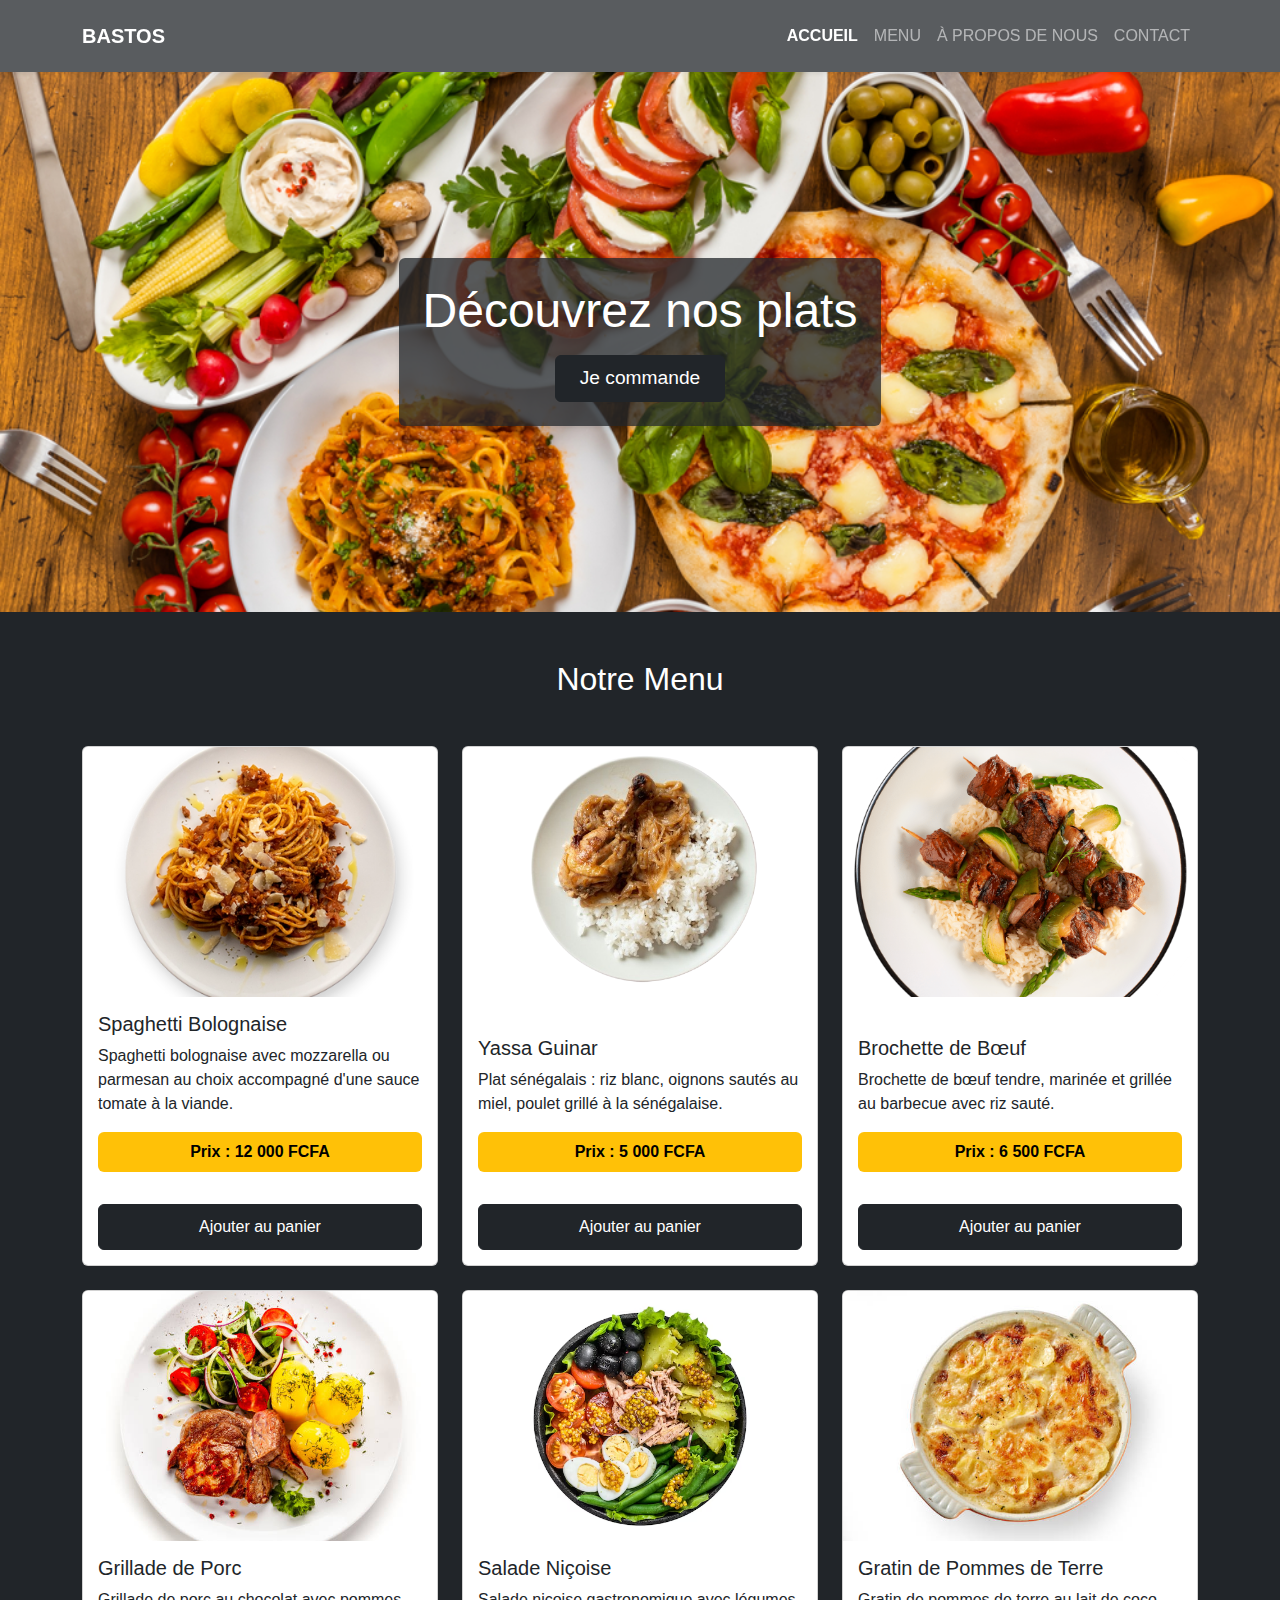
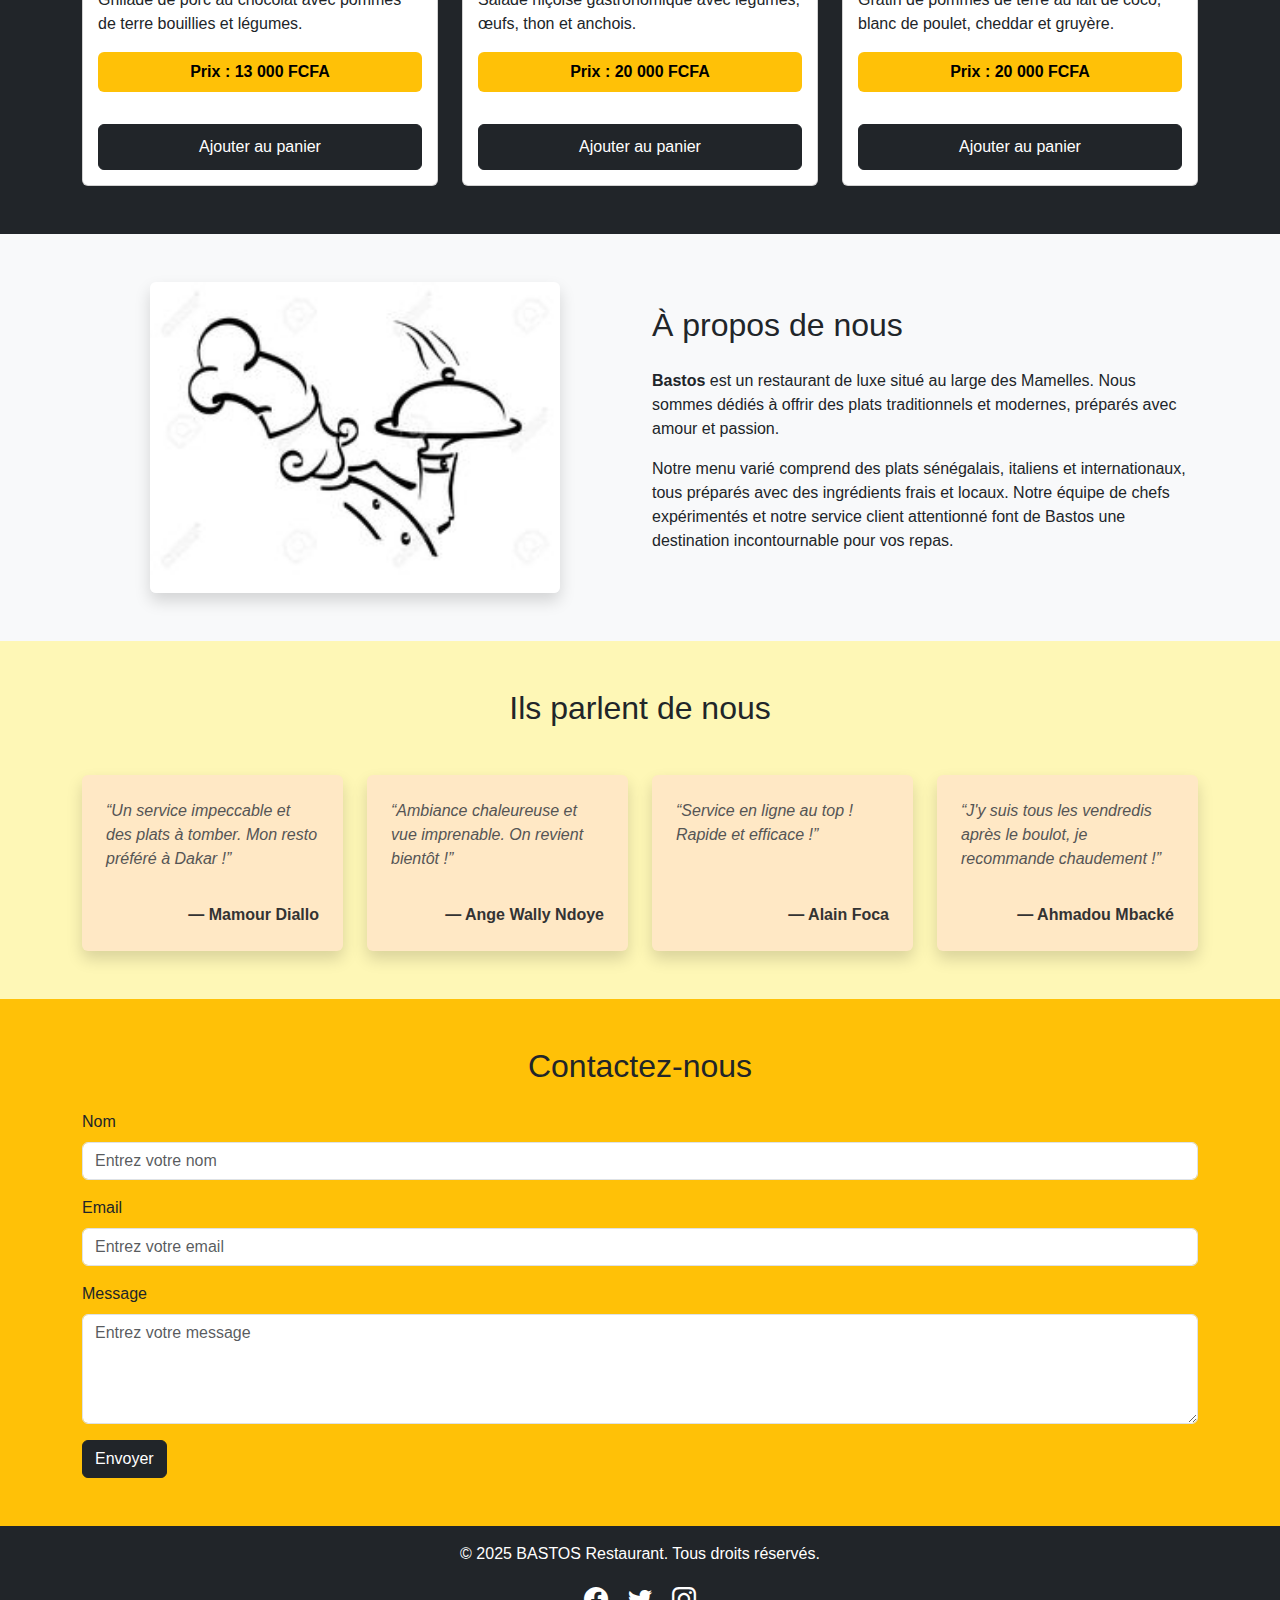
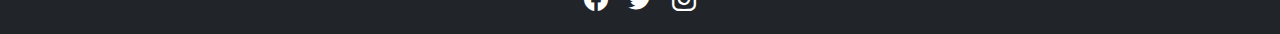
<file: Index.html>
<!DOCTYPE html>
<html lang="fr"> <!-- j'ai mis 'fr' car tu es en français -->
<head>
    <meta charset="UTF-8">
    <meta name="viewport" content="width=device-width, initial-scale=1.0">
    <title>BASTOS - Restaurant</title>

    <!-- Bootstrap CSS -->
    <link href="https://cdn.jsdelivr.net/npm/bootstrap@5.3.2/dist/css/bootstrap.min.css" rel="stylesheet">
    
    <!-- Bootstrap Icons -->
    <link rel="stylesheet" href="https://cdn.jsdelivr.net/npm/bootstrap-icons@1.10.5/font/bootstrap-icons.css">

    <!-- Feuille de style personnalisée -->
    <link rel="stylesheet" href="CSS/Styles.css"> <!-- On prépare déjà notre fichier css externe -->
</head>


<body>
  <header class="sticky-top">
    <nav class="navbar navbar-expand-lg navbar-dark bg-dark bg-opacity-75 shadow-sm p-3" style="backdrop-filter: blur(10px);">
        <div class="container">
            <a class="navbar-brand fw-bold" href="index.html">BASTOS</a>
            <button class="navbar-toggler" type="button" data-bs-toggle="collapse" data-bs-target="#navbarNav" 
                aria-controls="navbarNav" aria-expanded="false" aria-label="Toggle navigation">
                <span class="navbar-toggler-icon"></span>
            </button>

            <div class="collapse navbar-collapse" id="navbarNav">
                <ul class="navbar-nav ms-auto">
                    <li class="nav-item">
                        <a class="nav-link active" aria-current="page" href="Index.html">ACCUEIL</a>
                    </li>
                    <li class="nav-item">
                        <a class="nav-link" href="Menu.html">MENU</a>
                    </li>
                    <li class="nav-item">
                        <a class="nav-link" href="A propos_de_nous.html">À PROPOS DE NOUS</a>
                    </li>
                    <li class="nav-item">
                        <a class="nav-link" href="Contact.html">CONTACT</a>
                    </li>
                </ul>
            </div>
        </div>
    </nav>
  </header>


<main>
        <!-- Hero Section -->
<section class="hero d-flex align-items-center justify-content-center text-center" style="min-height: 60vh; background: url('Img/Plat_ital.jpeg') no-repeat center center / cover;">
  <div class="bg-white bg-opacity-75 p-4 rounded shadow-sm">
    <h1 class="display-4 mb-3">Découvrez nos plats</h1>
    <a href="menu.html" class="btn btn-dark px-4 py-2">Je commande</a>
  </div>
</section>

<!-- Menu Section -->
<section class="menu py-5 bg-dark">
  <div class="container">
    <h2 class="text-center text-white mb-5">Notre Menu</h2>
    <div class="row g-4">

      <!-- Plat 1 -->
      <div class="col-12 col-md-6 col-lg-4">
        <a href="plat_detail.html" class="card-link">
          <div class="card h-100">
            <img src="Img/Plat_spaghetti_bolognaise.jpg" class="card-img-top" alt="Spaghetti bolognaise">
            <div class="card-body d-flex flex-column justify-content-end">
              <h5 class="card-title">Spaghetti Bolognaise</h5>
              <p class="card-text">Spaghetti bolognaise avec mozzarella ou parmesan au choix accompagné d'une sauce tomate à la viande.</p>
              <p class="card-text text-black bg-warning fw-bold text-center p-2 rounded">Prix : 12 000 FCFA</p>
              <button class="btn btn-dark mt-3">Ajouter au panier</button>
            </div>
          </div>
        </a>
      </div>

      <!-- Plat 2 -->
      <div class="col-12 col-md-6 col-lg-4">
        <a href="plat_detail.html" class="card-link">
          <div class="card h-100">
            <img src="Img/Plat_yassa.png" class="card-img-top" alt="Yassa Guinar">
            <div class="card-body d-flex flex-column justify-content-end">
              <h5 class="card-title">Yassa Guinar</h5>
              <p class="card-text">Plat sénégalais : riz blanc, oignons sautés au miel, poulet grillé à la sénégalaise.</p>
              <p class="card-text text-black bg-warning fw-bold text-center p-2 rounded">Prix : 5 000 FCFA</p>
              <button class="btn btn-dark mt-3">Ajouter au panier</button>
            </div>
          </div>
        </a>
      </div>

      <!-- Plat 3 -->
      <div class="col-12 col-md-6 col-lg-4">
        <a href="plat_detail.html" class="card-link">
          <div class="card h-100">
            <img src="Img/Plat_brochette_de_boeuf.jpg" class="card-img-top" alt="Brochette de bœuf">
            <div class="card-body d-flex flex-column justify-content-end">
              <h5 class="card-title">Brochette de Bœuf</h5>
              <p class="card-text">Brochette de bœuf tendre, marinée et grillée au barbecue avec riz sauté.</p>
              <p class="card-text text-black bg-warning fw-bold text-center p-2 rounded">Prix : 6 500 FCFA</p>
              <button class="btn btn-dark mt-3">Ajouter au panier</button>
            </div>
          </div>
        </a>
      </div>

      <!-- Plat 4 -->
      <div class="col-12 col-md-6 col-lg-4">
        <a href="plat_detail.html" class="card-link">
          <div class="card h-100">
            <img src="Img/Porc_grillé.jpg" class="card-img-top" alt="Grillade de porc">
            <div class="card-body d-flex flex-column justify-content-end">
              <h5 class="card-title">Grillade de Porc</h5>
              <p class="card-text">Grillade de porc au chocolat avec pommes de terre bouillies et légumes.</p>
              <p class="card-text text-black bg-warning fw-bold text-center p-2 rounded">Prix : 13 000 FCFA</p>
              <button class="btn btn-dark mt-3">Ajouter au panier</button>
            </div>
          </div>
        </a>
      </div>

      <!-- Plat 5 -->
      <div class="col-12 col-md-6 col-lg-4">
        <a href="plat_detail.html" class="card-link">
          <div class="card h-100">
            <img src="Img/Salade_niçoise.jpg" class="card-img-top" alt="Salade niçoise">
            <div class="card-body d-flex flex-column justify-content-end">
              <h5 class="card-title">Salade Niçoise</h5>
              <p class="card-text">Salade niçoise gastronomique avec légumes, œufs, thon et anchois.</p>
              <p class="card-text text-black bg-warning fw-bold text-center p-2 rounded">Prix : 20 000 FCFA</p>
              <button class="btn btn-dark mt-3">Ajouter au panier</button>
            </div>
          </div>
        </a>
      </div>

      <!-- Plat 6 -->
      <div class="col-12 col-md-6 col-lg-4">
        <a href="plat_detail.html" class="card-link">
          <div class="card h-100">
            <img src="Img/grattin.jpg" class="card-img-top" alt="Gratin de pommes de terre">
            <div class="card-body d-flex flex-column justify-content-end">
              <h5 class="card-title">Gratin de Pommes de Terre</h5>
              <p class="card-text">Gratin de pommes de terre au lait de coco, blanc de poulet, cheddar et gruyère.</p>
              <p class="card-text text-black bg-warning fw-bold text-center p-2 rounded">Prix : 20 000 FCFA</p>
              <button class="btn btn-dark mt-3">Ajouter au panier</button>
            </div>
          </div>
        </a>
      </div>

    </div>
  </div>
</section>


<!-- Section À propos -->
<section class="about bg-light">
  <div class="container">
    <div class="row py-5 align-items-center">

      <div class="col-12 col-md-6 mb-4 mb-md-0 d-flex justify-content-center">
        <img src="Img/logo_about.jpg" class="img-fluid rounded shadow w-75" alt="À propos de nous">
      </div>

      <div class="col-12 col-md-6 text-center text-md-start">
        <h2 class="mb-4">À propos de nous</h2>
        <p>
          <strong>Bastos</strong> est un restaurant de luxe situé au large des Mamelles. Nous sommes dédiés à offrir des plats traditionnels et modernes, préparés avec amour et passion.
        </p>
        <p>
          Notre menu varié comprend des plats sénégalais, italiens et internationaux, tous préparés avec des ingrédients frais et locaux. Notre équipe de chefs expérimentés et notre service client attentionné font de Bastos une destination incontournable pour vos repas.
        </p>
      </div>

    </div>
  </div>
</section>

<!-- Section Avis Clients -->
<section class="section-avis py-5">
  <div class="container">
    <h2 class="text-center mb-5">Ils parlent de nous</h2>
    <div class="row g-4">
      <!-- Avis 1 -->
      <div class="col-md-6 col-lg-3">
        <div class="avis-card h-100 p-4 shadow rounded">
          <p class="avis-text">“Un service impeccable et des plats à tomber. Mon resto préféré à Dakar !”</p>
          <div class="avis-auteur mt-3">— Mamour Diallo</div>
        </div>
      </div>

      <!-- Avis 2 -->
      <div class="col-md-6 col-lg-3">
        <div class="avis-card h-100 p-4 shadow rounded">
          <p class="avis-text">“Ambiance chaleureuse et vue imprenable. On revient bientôt !”</p>
          <div class="avis-auteur mt-3">— Ange Wally Ndoye</div>
        </div>
      </div>

      <!-- Avis 3 -->
      <div class="col-md-6 col-lg-3">
        <div class="avis-card h-100 p-4 shadow rounded">
          <p class="avis-text">“Service en ligne au top ! Rapide et efficace !”</p>
          <div class="avis-auteur mt-3">— Alain Foca</div>
        </div>
      </div>

      <!-- Avis 4 -->
      <div class="col-md-6 col-lg-3">
        <div class="avis-card h-100 p-4 shadow rounded">
          <p class="avis-text">“J'y suis tous les vendredis après le boulot, je recommande chaudement !”</p>
          <div class="avis-auteur mt-3">— Ahmadou Mbacké</div>
        </div>
      </div>
    </div>
  </div>
</section>




    </div>
  </div>
</section>

<!-- Section Formulaire de Contact -->
<section class="Formulaire py-5 bg-warning text-dark">
  <div class="container">
    <h2 class="text-center mb-4">Contactez-nous</h2>

    <form>
      <div class="mb-3">
        <label for="nom" class="form-label">Nom</label>
        <input type="text" class="form-control" id="nom" placeholder="Entrez votre nom">
      </div>

      <div class="mb-3">
        <label for="email" class="form-label">Email</label>
        <input type="email" class="form-control" id="email" placeholder="Entrez votre email">
      </div>

      <div class="mb-3">
        <label for="message" class="form-label">Message</label>
        <textarea class="form-control" id="message" rows="4" placeholder="Entrez votre message"></textarea>
      </div>

      <button type="submit" class="btn btn-dark">Envoyer</button>
    </form>
  </div>
</section>
</main>

<footer class="bg-dark text-white text-center py-3">
  <p>&copy; 2025 BASTOS Restaurant. Tous droits réservés.</p>
  <div class="social-icons">
      <a href="#" class="text-white mx-2" aria-label="Facebook"><i class="bi bi-facebook"></i></a>
      <a href="#" class="text-white mx-2" aria-label="Twitter"><i class="bi bi-twitter"></i></a>
      <a href="#" class="text-white mx-2" aria-label="Instagram"><i class="bi bi-instagram"></i></a>
  </div>
</footer>

<script src="https://cdn.jsdelivr.net/npm/bootstrap@5.3.2/dist/js/bootstrap.bundle.min.js"></script>

</body>
</html>
</file>
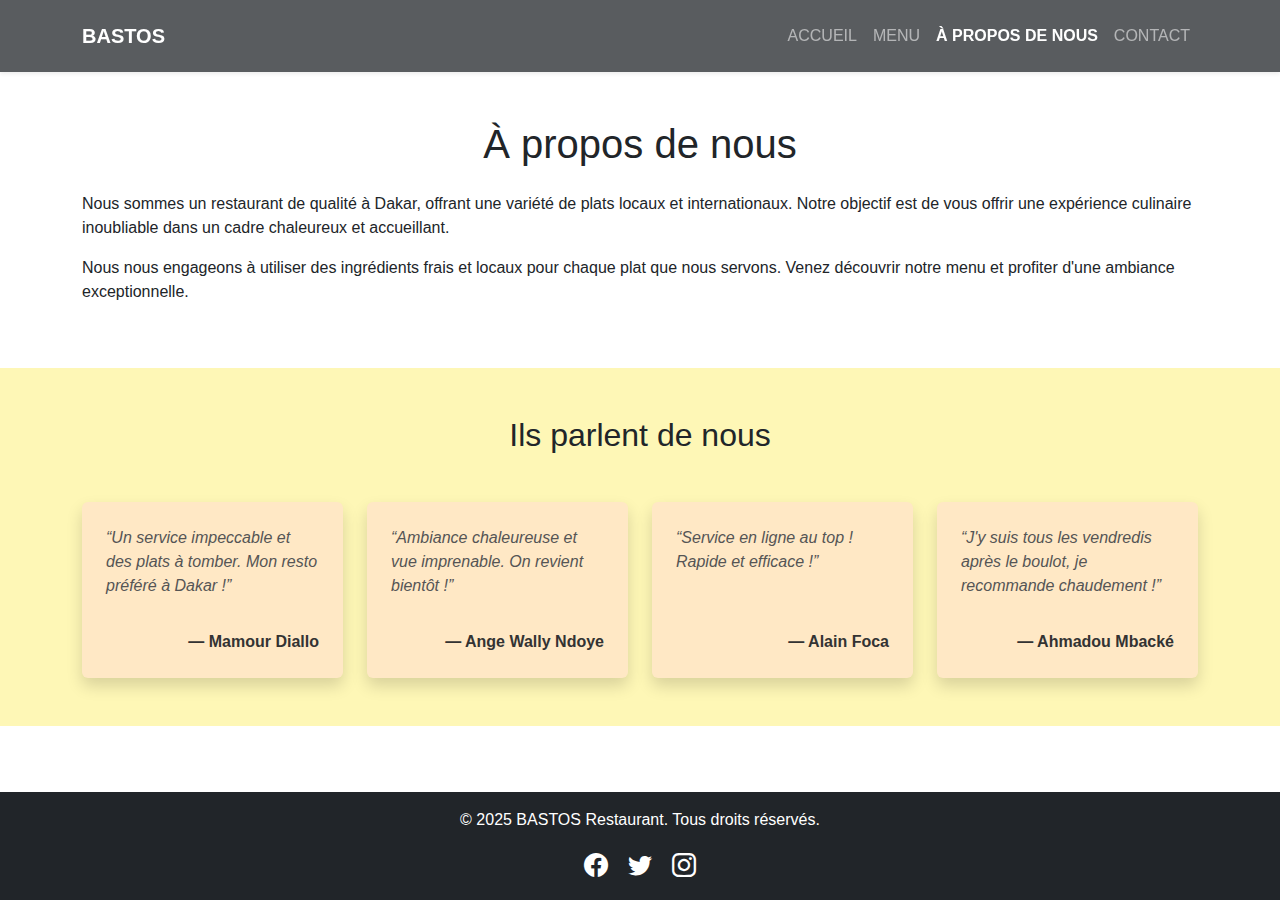
<file: A propos_de_nous.html>
<!DOCTYPE html>
<html lang="fr"> <!-- j'ai mis 'fr' car tu es en français -->
<head>
    <meta charset="UTF-8">
    <meta name="viewport" content="width=device-width, initial-scale=1.0">
    <title>A propose de BASTOS-Restaurant</title>

    <!-- Bootstrap CSS -->
    <link href="https://cdn.jsdelivr.net/npm/bootstrap@5.3.2/dist/css/bootstrap.min.css" rel="stylesheet">
    
    <!-- Bootstrap Icons -->
    <link rel="stylesheet" href="https://cdn.jsdelivr.net/npm/bootstrap-icons@1.10.5/font/bootstrap-icons.css">

    <!-- Feuille de style personnalisée -->
    <link rel="stylesheet" href="CSS/Styles.css"> <!-- On prépare déjà notre fichier css externe -->
</head>


<body>
  <header class="sticky-top">
    <nav class="navbar navbar-expand-lg navbar-dark bg-dark bg-opacity-75 shadow-sm p-3" style="backdrop-filter: blur(10px);">
        <div class="container">
            <a class="navbar-brand fw-bold" href="index.html">BASTOS</a>
            <button class="navbar-toggler" type="button" data-bs-toggle="collapse" data-bs-target="#navbarNav" 
                aria-controls="navbarNav" aria-expanded="false" aria-label="Toggle navigation">
                <span class="navbar-toggler-icon"></span>
            </button>

            <div class="collapse navbar-collapse" id="navbarNav">
                <ul class="navbar-nav ms-auto">
                    <li class="nav-item">
                        <a class="nav-link" aria-current="page" href="Index.html">ACCUEIL</a>
                    </li>
                    <li class="nav-item">
                        <a class="nav-link" href="Menu.html">MENU</a>
                    </li>
                    <li class="nav-item">
                        <a class="nav-link active" href="A propos_de_nous.html">À PROPOS DE NOUS</a>
                    </li>
                    <li class="nav-item">
                        <a class="nav-link" href="Contact.html">CONTACT</a>
                    </li>
                </ul>
            </div>
        </div>
    </nav>
  </header>


    <main>
    <div class="container py-5">
        <h1 class="text-center mb-4">À propos de nous</h1>
        <p>Nous sommes un restaurant de qualité à Dakar, offrant une variété de plats locaux et internationaux. Notre objectif est de vous offrir une expérience culinaire inoubliable dans un cadre chaleureux et accueillant.</p>
        <p>Nous nous engageons à utiliser des ingrédients frais et locaux pour chaque plat que nous servons. Venez découvrir notre menu et profiter d'une ambiance exceptionnelle.</p>
    </div>
    <section class="section-avis py-5">
      <div class="container">
        <h2 class="text-center mb-5">Ils parlent de nous</h2>
        <div class="row g-4">
          <!-- Avis 1 -->
          <div class="col-md-6 col-lg-3">
            <div class="avis-card h-100 p-4 shadow rounded">
              <p class="avis-text">“Un service impeccable et des plats à tomber. Mon resto préféré à Dakar !”</p>
              <div class="avis-auteur mt-3">— Mamour Diallo</div>
            </div>
          </div>
    
          <!-- Avis 2 -->
          <div class="col-md-6 col-lg-3">
            <div class="avis-card h-100 p-4 shadow rounded">
              <p class="avis-text">“Ambiance chaleureuse et vue imprenable. On revient bientôt !”</p>
              <div class="avis-auteur mt-3">— Ange Wally Ndoye</div>
            </div>
          </div>
    
          <!-- Avis 3 -->
          <div class="col-md-6 col-lg-3">
            <div class="avis-card h-100 p-4 shadow rounded">
              <p class="avis-text">“Service en ligne au top ! Rapide et efficace !”</p>
              <div class="avis-auteur mt-3">— Alain Foca</div>
            </div>
          </div>
    
          <!-- Avis 4 -->
          <div class="col-md-6 col-lg-3">
            <div class="avis-card h-100 p-4 shadow rounded">
              <p class="avis-text">“J'y suis tous les vendredis après le boulot, je recommande chaudement !”</p>
              <div class="avis-auteur mt-3">— Ahmadou Mbacké</div>
            </div>
          </div>
        </div>
      </div>
    </section>
    </main>


    <footer class="bg-dark text-white text-center py-3">
      <p>&copy; 2025 BASTOS Restaurant. Tous droits réservés.</p>
      <div class="social-icons">
          <a href="#" class="text-white mx-2" aria-label="Facebook"><i class="bi bi-facebook"></i></a>
          <a href="#" class="text-white mx-2" aria-label="Twitter"><i class="bi bi-twitter"></i></a>
          <a href="#" class="text-white mx-2" aria-label="Instagram"><i class="bi bi-instagram"></i></a>
      </div>
    </footer>
    
    <script src="JS/bootstrap.bundle.min.js"></script>
</body>
</html>
</file>
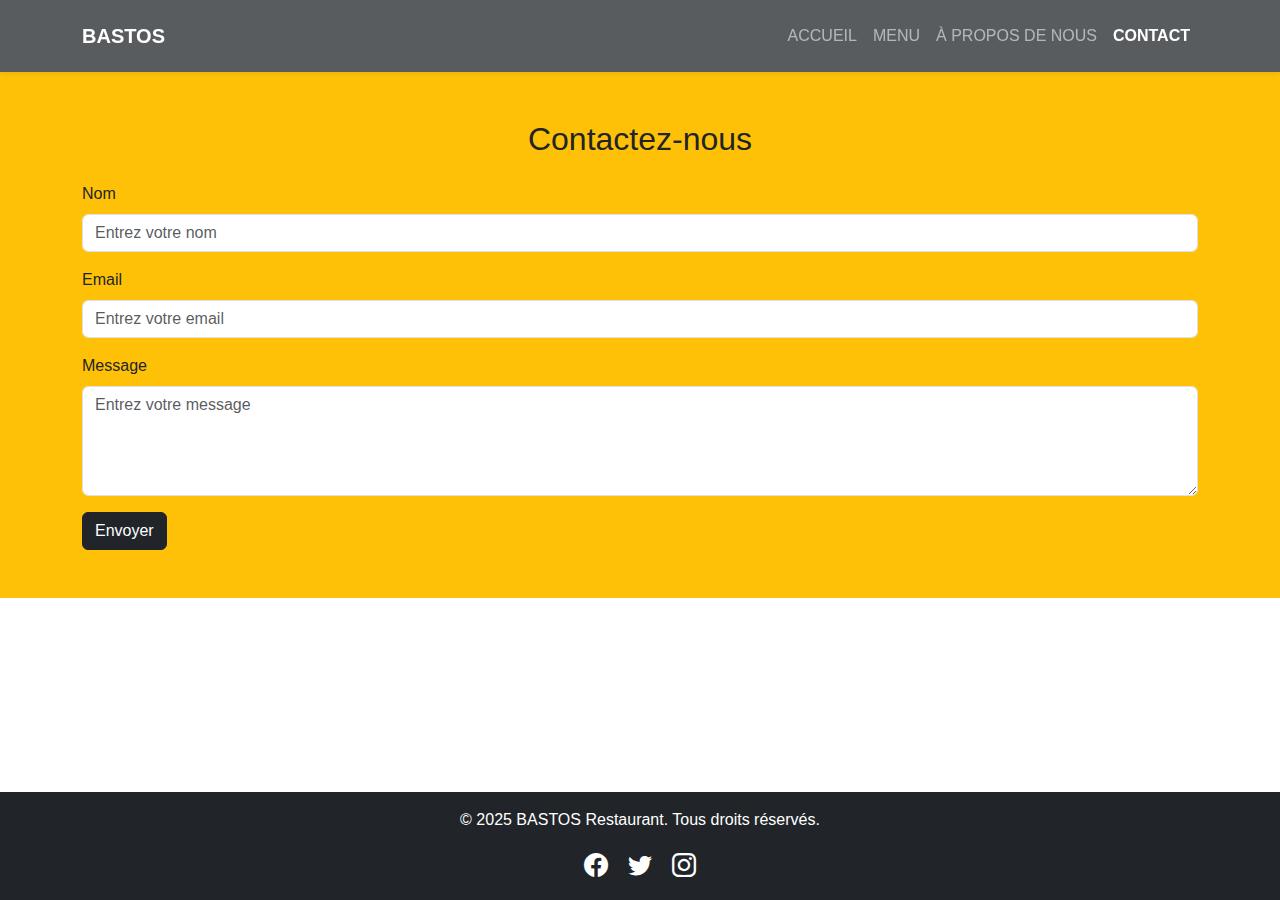
<file: Contact.html>
<!DOCTYPE html>
<html lang="fr"> <!-- j'ai mis 'fr' car tu es en français -->
<head>
    <meta charset="UTF-8">
    <meta name="viewport" content="width=device-width, initial-scale=1.0">
    <title>Contact BASTOS-Restaurant</title>

    <!-- Bootstrap CSS -->
    <link href="https://cdn.jsdelivr.net/npm/bootstrap@5.3.2/dist/css/bootstrap.min.css" rel="stylesheet">
    
    <!-- Bootstrap Icons -->
    <link rel="stylesheet" href="https://cdn.jsdelivr.net/npm/bootstrap-icons@1.10.5/font/bootstrap-icons.css">

    <!-- Feuille de style personnalisée -->
    <link rel="stylesheet" href="CSS/Styles.css"> <!-- On prépare déjà notre fichier css externe -->
</head>


<body>
  <header class="sticky-top">
    <nav class="navbar navbar-expand-lg navbar-dark bg-dark bg-opacity-75 shadow-sm p-3" style="backdrop-filter: blur(10px);">
        <div class="container">
            <a class="navbar-brand fw-bold" href="index.html">BASTOS</a>
            <button class="navbar-toggler" type="button" data-bs-toggle="collapse" data-bs-target="#navbarNav" 
                aria-controls="navbarNav" aria-expanded="false" aria-label="Toggle navigation">
                <span class="navbar-toggler-icon"></span>
            </button>

            <div class="collapse navbar-collapse" id="navbarNav">
                <ul class="navbar-nav ms-auto">
                    <li class="nav-item">
                        <a class="nav-link" aria-current="page" href="Index.html">ACCUEIL</a>
                    </li>
                    <li class="nav-item">
                        <a class="nav-link" href="Menu.html">MENU</a>
                    </li>
                    <li class="nav-item">
                        <a class="nav-link" href="A propos_de_nous.html">À PROPOS DE NOUS</a>
                    </li>
                    <li class="nav-item">
                        <a class="nav-link active" href="Contact.html">CONTACT</a>
                    </li>
                </ul>
            </div>
        </div>
    </nav>
  </header>

    <main>
      <section class="Formulaire py-5 bg-warning text-dark">
        <div class="container">
          <h2 class="text-center mb-4">Contactez-nous</h2>
      
          <form>
            <div class="mb-3">
              <label for="nom" class="form-label">Nom</label>
              <input type="text" class="form-control" id="nom" placeholder="Entrez votre nom">
            </div>
      
            <div class="mb-3">
              <label for="email" class="form-label">Email</label>
              <input type="email" class="form-control" id="email" placeholder="Entrez votre email">
            </div>
      
            <div class="mb-3">
              <label for="message" class="form-label">Message</label>
              <textarea class="form-control" id="message" rows="4" placeholder="Entrez votre message"></textarea>
            </div>
      
            <button type="submit" class="btn btn-dark">Envoyer</button>
          </form>
        </div>
      </section>
    </main>


    <footer class="bg-dark text-white text-center py-3">
      <p>&copy; 2025 BASTOS Restaurant. Tous droits réservés.</p>
      <div class="social-icons">
          <a href="#" class="text-white mx-2" aria-label="Facebook"><i class="bi bi-facebook"></i></a>
          <a href="#" class="text-white mx-2" aria-label="Twitter"><i class="bi bi-twitter"></i></a>
          <a href="#" class="text-white mx-2" aria-label="Instagram"><i class="bi bi-instagram"></i></a>
      </div>
    </footer>
    
    <script src="JS/bootstrap.bundle.min.js"></script>
</body>
</html>
</file>
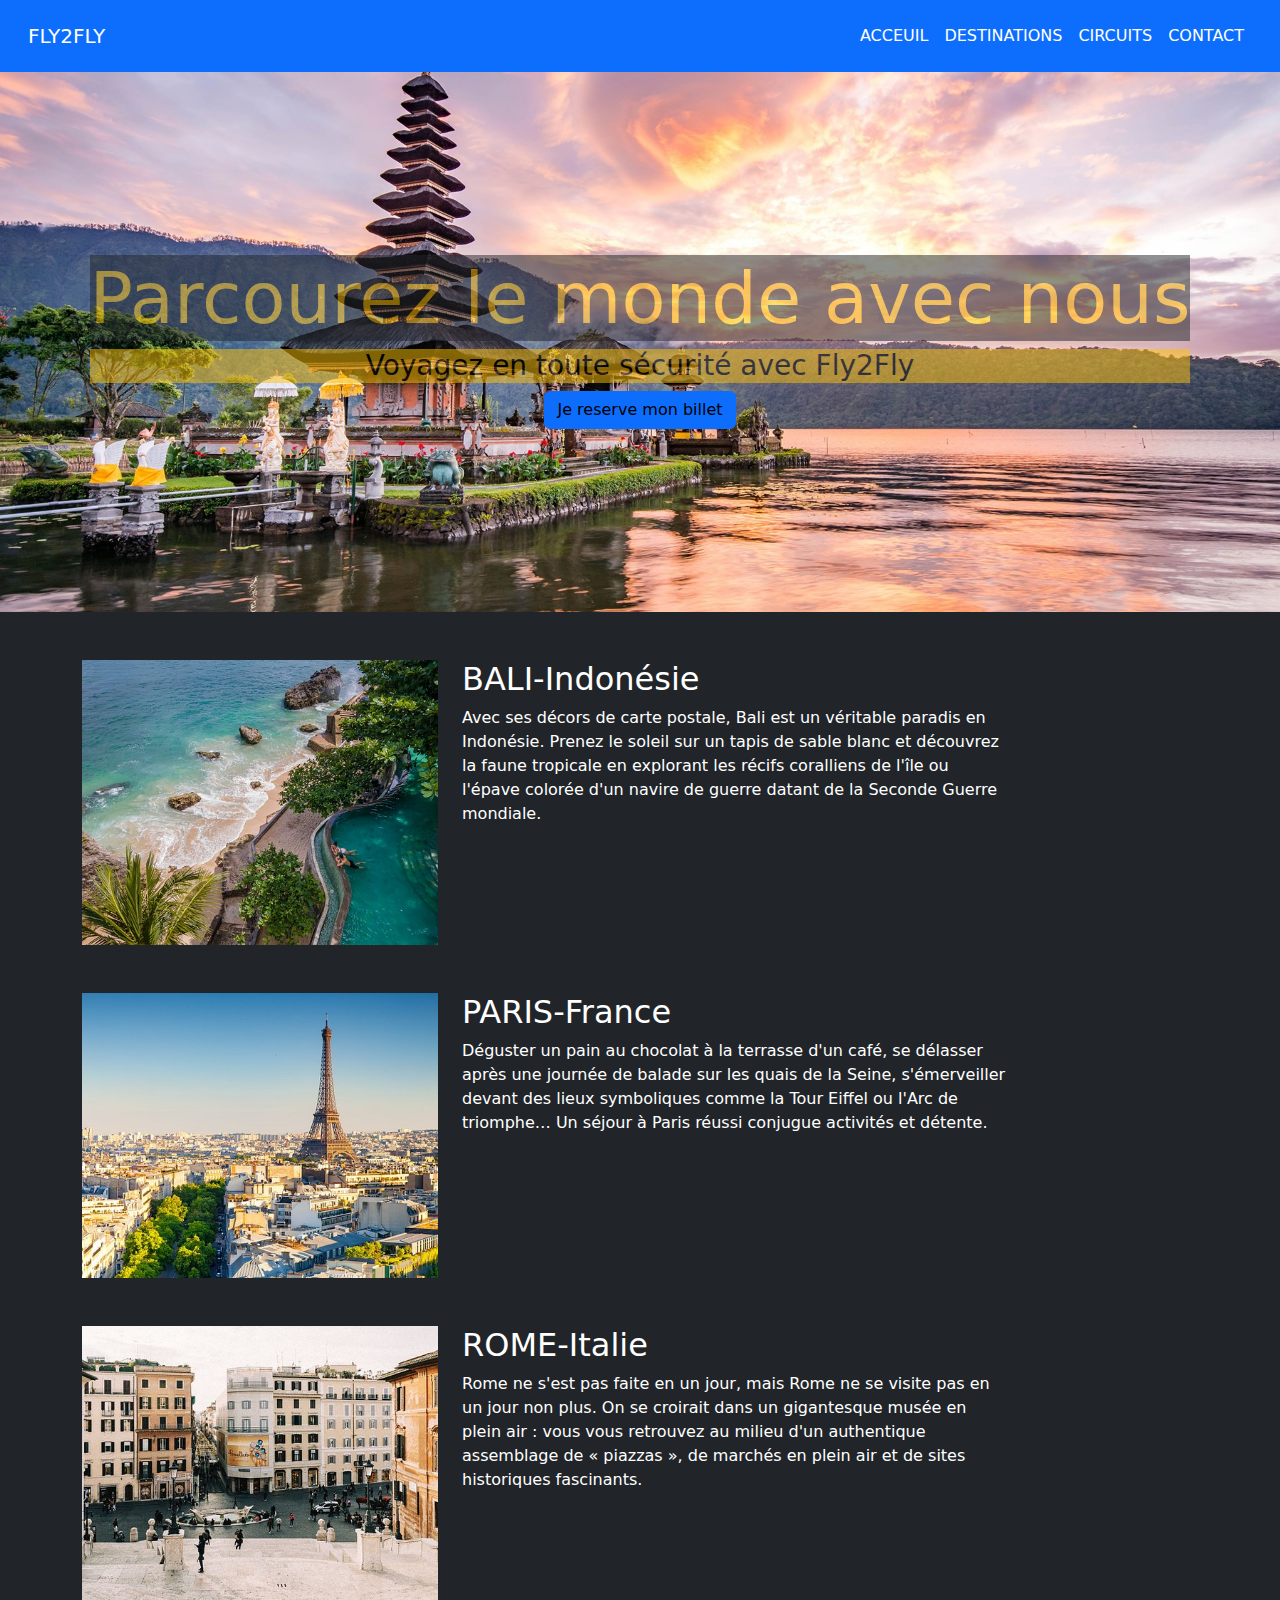
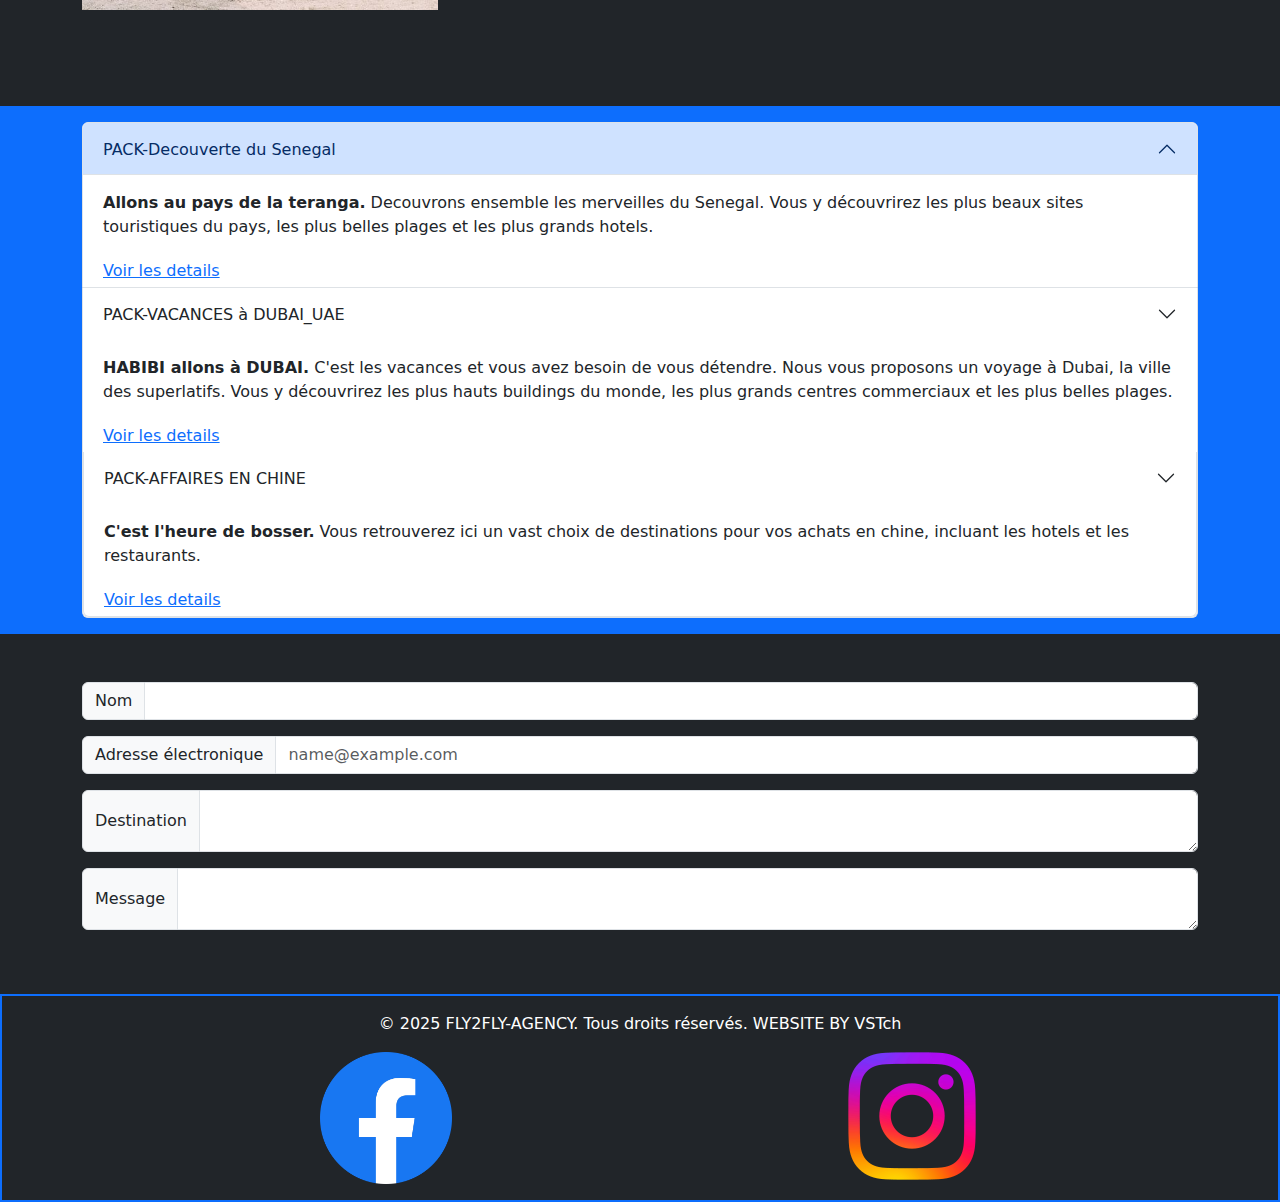
<file: IndexFlytofly.html>
<!DOCTYPE html>
<html lang="en">
<head>
    <meta charset="UTF-8">
    <meta name="viewport" content="width=device-width, initial-scale=1.0">
    <title>FLY2FLY-AGENCY</title>
    <link rel="stylesheet" href="CSS/bootstrap.min.css">
    
</head>
<body>
    <header class="header">
        <nav class="navbar navbar-expand-lg bg-primary navbar-dark p-3">
            <div class="container-fluid">
              <a class="navbar-brand" href="#">FLY2FLY</a>
              <div class="collapse navbar-collapse" id="navbarNav">
                <ul class="navbar-nav ms-auto">
                  <li class="nav-item">
                    <a class="nav-link active" aria-current="page" href="#">ACCEUIL</a>
                  </li>
                  <li class="nav-item">
                    <a class="nav-link active" href="#">DESTINATIONS</a>
                  </li>
                  <li class="nav-item">
                    <a class="nav-link active" href="#">CIRCUITS</a>
                  </li>
                  <li class="nav-item">
                    <a class="nav-link active" >CONTACT</a>
                  </li>
                </ul>
              </div>
            </div>
          </nav>
    </header>

    <main>
      <section class="hero d-flex align-items-center justify-content-center" style="height: 60vh; background: url('Img/frvacance-indonesie-bali.jpg') no-repeat center center/cover; text-align: center;">
            <div class="text-center">
                <h1 class="display-2 text-warning bg-dark opacity-50">Parcourez le monde avec nous</h1>
                <h3 class="text-black bg-warning opacity-50">Voyagez en toute sécurité avec Fly2Fly</h3>
                <button type="button" class="btn btn-primary text-black">Je reserve mon billet</button>
            </div>
      </section>
      <section class="Destinations bg-dark">
        <div class="container py-5 text-white">
          <div class="row mb-5">
              <div class="col-4">
                  <img src="Img/Bali.jpg" class="img-fluid" alt="Bali">
              </div>
              <div class="col-6">
                  <h2>BALI-Indonésie</h2>
                  <p>Avec ses décors de carte postale, Bali est un véritable paradis en Indonésie. Prenez le soleil sur un tapis de sable blanc et découvrez la faune tropicale en explorant les récifs coralliens de l'île ou l'épave colorée d'un navire de guerre datant de la Seconde Guerre mondiale.</p>
              </div>
          </div>
          <div class="row mb-5">
              <div class="col-4">
                  <img src="Img/Paris.jpg" class="img-fluid" alt="Paris">
              </div>
              <div class="col-6">
                  <h2>PARIS-France</h2>
                  <p>Déguster un pain au chocolat à la terrasse d'un café, se délasser après une journée de balade sur les quais de la Seine, s'émerveiller devant des lieux symboliques comme la Tour Eiffel ou l'Arc de triomphe… Un séjour à Paris réussi conjugue activités et détente.</p>
              </div>
          </div>
          <div class="row mb-5">
              <div class="col-4">
                  <img src="Img/Rome.jpg" class="img-fluid" alt="Rome">
              </div>
              <div class="col-6">
                  <h2>ROME-Italie</h2>
                  <p>Rome ne s'est pas faite en un jour, mais Rome ne se visite pas en un jour non plus. On se croirait dans un gigantesque musée en plein air : vous vous retrouvez au milieu d'un authentique assemblage de « piazzas », de marchés en plein air et de sites historiques fascinants.</p>
              </div>
          </div>
        </div>
      </section>
        <section class="voyage py-3 bg-primary">
          <div class="accordion container" id="accordionfly2fly">
            <div class="accordion-item">
              <h2 class="accordion-header" id="headingOne">
                <button class="accordion-button" type="button" data-bs-toggle="collapse" data-bs-target="#collapseOne" aria-expanded="true" aria-controls="collapseOne">
                  PACK-Decouverte du Senegal
                </button>
              </h2>
              <div id="collapseOne" class="accordion-collapse collapse show" data-bs-parent="#accordionfly2fly">
                <div class="accordion-body">
                  <strong>Allons au pays de la teranga.</strong> Decouvrons ensemble les merveilles du Senegal. Vous y découvrirez les plus beaux sites touristiques du pays, les plus belles plages et les plus grands hotels.
                </div>
                <div class="accordion-link ms-3 p-1">
                  <a href="#">Voir les details</a>
                </div>
              </div>
            </div>
            <div class="accordion-item">
              <h2 class="accordion-header" id="headingTwo">
                <button class="accordion-button collapsed" type="button" data-bs-toggle="collapse" data-bs-target="#collapseTwo" aria-expanded="false" aria-controls="collapseTwo">
                  PACK-VACANCES à DUBAI_UAE
                </button>
              </h2>
              <div id="collapseTwo" class="accordion-collapse collapse show" data-bs-parent="#accordionfly2fly">
                <div class="accordion-body">
                  <strong>HABIBI allons à DUBAI.</strong> C'est les vacances et vous avez besoin de vous détendre. Nous vous proposons un voyage à Dubai, la ville des superlatifs. Vous y découvrirez les plus hauts buildings du monde, les plus grands centres commerciaux et les plus belles plages.
              </div>
              <div class="accordion-link ms-3 p-1">
                <a href="#">Voir les details</a>
              </div>
            </div>
            <div class="accordion-item">
              <h2 class="accordion-header" id="headingThree">
                <button class="accordion-button collapsed" type="button" data-bs-toggle="collapse" data-bs-target="#collapseThree" aria-expanded="false" aria-controls="collapseThree">
                  PACK-AFFAIRES EN CHINE
                </button>
              </h2>
              <div id="collapseThree" class="accordion-collapse collapse show" data-bs-parent="#accordionfly2fly">
                <div class="accordion-body">
                  <strong>C'est l'heure de bosser.</strong> Vous retrouverez ici un vast choix de destinations pour vos achats en chine, incluant les hotels et les restaurants.
                </div>
                <div class="accordion-link ms-3 p-1">
                  <a href="#">Voir les details</a>
                </div>
              </div>
            </div>
          </div>
      </section>
      <section class="Formulaire py-5 bg-dark text-white">
        <div class="container">
          <div class="input-group mb-3">
            <span class="input-group-text" id="inputGroup-sizing-default">Nom</span>
            <input type="text" class="form-control" aria-label="Sizing example input" aria-describedby="inputGroup-sizing-default">
          </div>
          <div class="input-group mb-3">
              <span class="input-group-text" id="inputGroup-sizing-default">Adresse électronique</span>
              <input type="email" class="form-control" placeholder="name@example.com">
          </div>
          <div class="input-group mb-3">
              <span class="input-group-text">Destination</span>
              <textarea class="form-control" aria-label="With textarea"></textarea>
          </div>
          <div class="input-group mb-3">
              <span class="input-group-text">Message</span>
              <textarea class="form-control" aria-label="With textarea"></textarea>
          </div>
        </div>
      </section>
    </main>
    <footer>
      <div class="footer-content bg-dark text-white border-primary border border-2 p-3">
        <p class="text-center">&copy; 2025 FLY2FLY-AGENCY. Tous droits réservés. WEBSITE BY VSTch</p>
          <div class="social-icons d-flex justify-content-center">
              <a href="https://facebook.com" target="_blank">
                  <img src="Img/Logo_facebook.png" alt="Facebook" class="img-fluid w-25 ms-3">
              </a>
              <a href="https://instagram.com" target="_blank">
                  <img src="Img/Logo_instagram.png" alt="Instagram" class="img-fluid w-30 ms-3">
              </a>
          </div>
      </div>
    </footer>
</body>
</html>
</file>
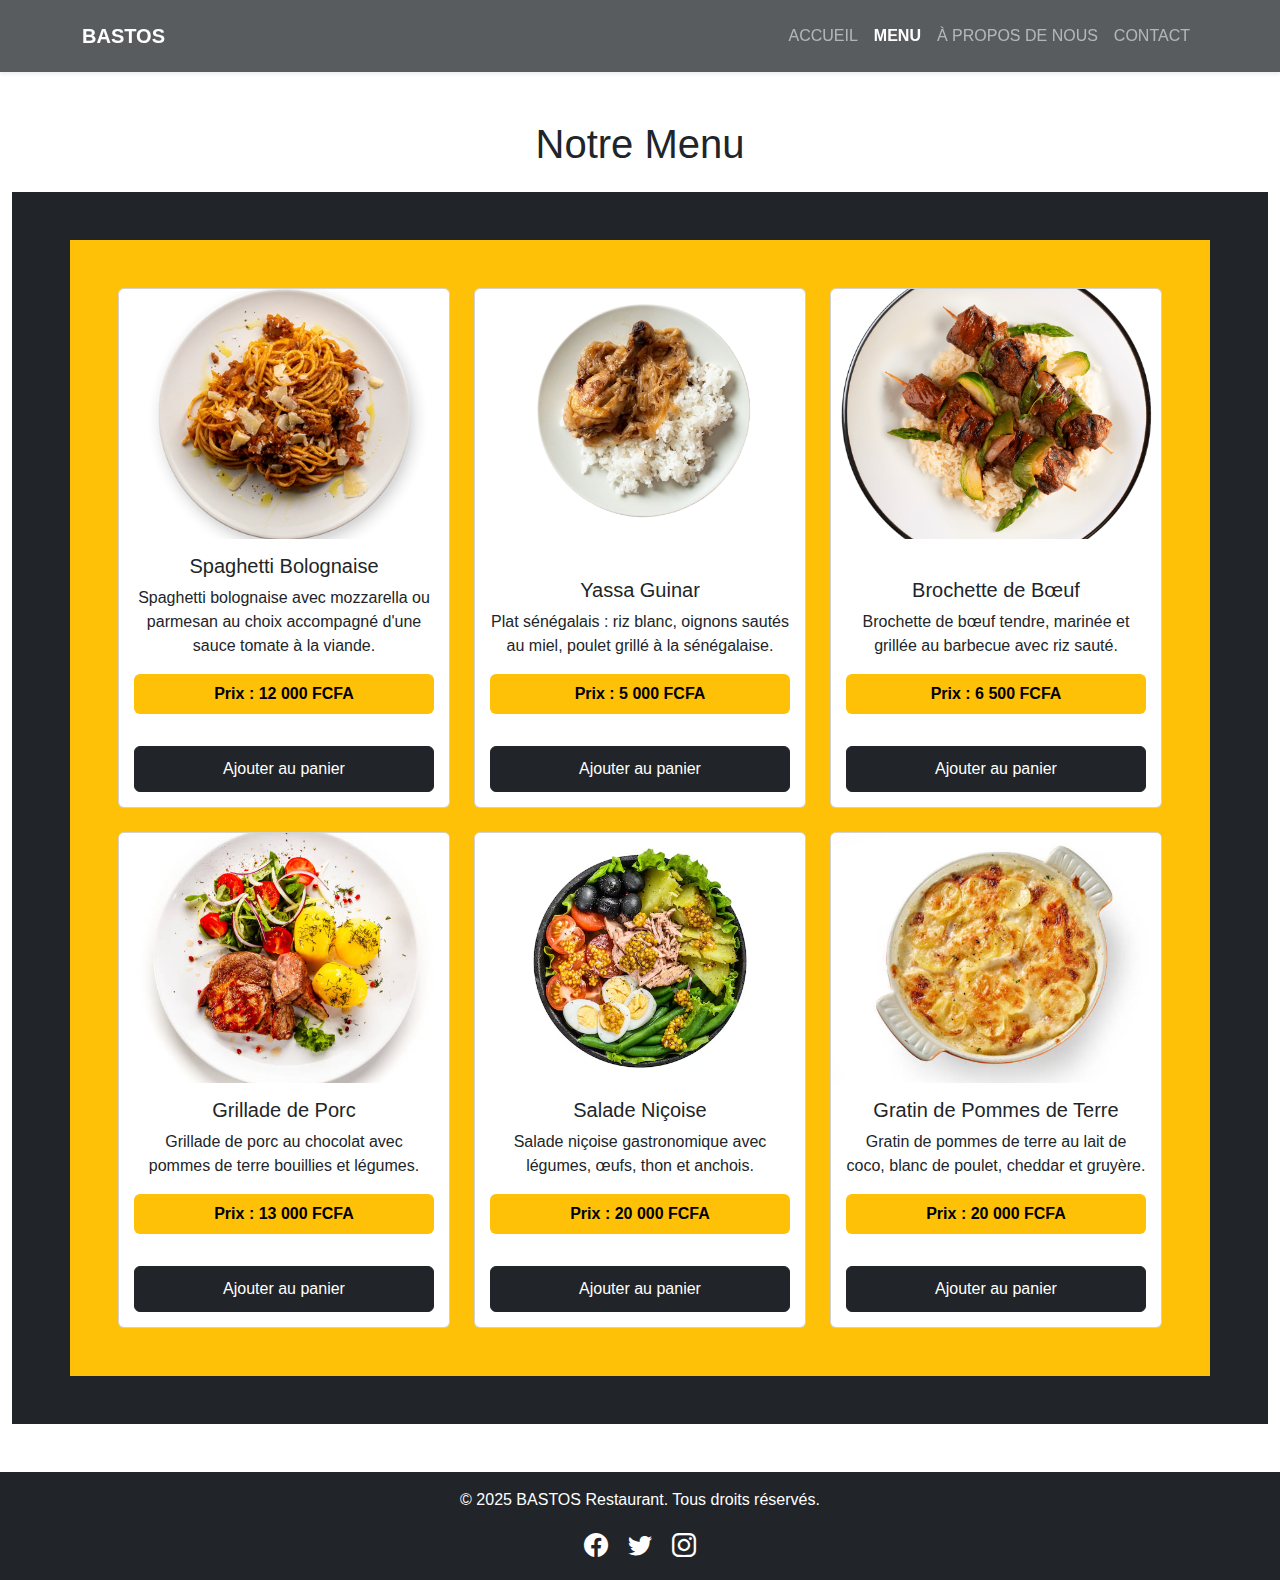
<file: Menu.html>
<!DOCTYPE html>
<html lang="fr"> <!-- j'ai mis 'fr' car tu es en français -->
<head>
    <meta charset="UTF-8">
    <meta name="viewport" content="width=device-width, initial-scale=1.0">
    <title>Menu - BASTOS</title>

    <!-- Bootstrap CSS -->
    <link href="https://cdn.jsdelivr.net/npm/bootstrap@5.3.2/dist/css/bootstrap.min.css" rel="stylesheet">
    
    <!-- Bootstrap Icons -->
    <link rel="stylesheet" href="https://cdn.jsdelivr.net/npm/bootstrap-icons@1.10.5/font/bootstrap-icons.css">

    <!-- Feuille de style personnalisée -->
    <link rel="stylesheet" href="CSS/Styles.css"> <!-- On prépare déjà notre fichier css externe -->
</head>


<body>
  <header class="sticky-top">
    <nav class="navbar navbar-expand-lg navbar-dark bg-dark bg-opacity-75 shadow-sm p-3" style="backdrop-filter: blur(10px);">
        <div class="container">
            <a class="navbar-brand fw-bold" href="index.html">BASTOS</a>
            <button class="navbar-toggler" type="button" data-bs-toggle="collapse" data-bs-target="#navbarNav" 
                aria-controls="navbarNav" aria-expanded="false" aria-label="Toggle navigation">
                <span class="navbar-toggler-icon"></span>
            </button>

            <div class="collapse navbar-collapse" id="navbarNav">
                <ul class="navbar-nav ms-auto">
                    <li class="nav-item">
                        <a class="nav-link" aria-current="page" href="Index.html">ACCUEIL</a>
                    </li>
                    <li class="nav-item">
                        <a class="nav-link active" href="Menu.html">MENU</a>
                    </li>
                    <li class="nav-item">
                        <a class="nav-link" href="A propos_de_nous.html">À PROPOS DE NOUS</a>
                    </li>
                    <li class="nav-item">
                        <a class="nav-link" href="Contact.html">CONTACT</a>
                    </li>
                </ul>
            </div>
        </div>
    </nav>
  </header>

  <main>
    <div class="container-fluid py-5">
      <h1 class="text-center mb-4">Notre Menu</h1>
      <section class="menu py-5 bg-dark">
        <div class="container text-center bg-warning text-black p-5">
          <div class="row g-4">

            <!-- Plat 1 -->
      <div class="col-12 col-md-6 col-lg-4">
        <a href="plat_detail.html" class="card-link">
          <div class="card h-100">
            <img src="Img/Plat_spaghetti_bolognaise.jpg" class="card-img-top" alt="Spaghetti bolognaise">
            <div class="card-body d-flex flex-column justify-content-end">
              <h5 class="card-title">Spaghetti Bolognaise</h5>
              <p class="card-text">Spaghetti bolognaise avec mozzarella ou parmesan au choix accompagné d'une sauce tomate à la viande.</p>
              <p class="card-text text-black bg-warning fw-bold text-center p-2 rounded">Prix : 12 000 FCFA</p>
              <button class="btn btn-dark mt-3">Ajouter au panier</button>
            </div>
          </div>
        </a>
      </div>

      <!-- Plat 2 -->
      <div class="col-12 col-md-6 col-lg-4">
        <a href="plat_detail.html" class="card-link">
          <div class="card h-100">
            <img src="Img/Plat_yassa.png" class="card-img-top" alt="Yassa Guinar">
            <div class="card-body d-flex flex-column justify-content-end">
              <h5 class="card-title">Yassa Guinar</h5>
              <p class="card-text">Plat sénégalais : riz blanc, oignons sautés au miel, poulet grillé à la sénégalaise.</p>
              <p class="card-text text-black bg-warning fw-bold text-center p-2 rounded">Prix : 5 000 FCFA</p>
              <button class="btn btn-dark mt-3">Ajouter au panier</button>
            </div>
          </div>
        </a>
      </div>

      <!-- Plat 3 -->
      <div class="col-12 col-md-6 col-lg-4">
        <a href="plat_detail.html" class="card-link">
          <div class="card h-100">
            <img src="Img/Plat_brochette_de_boeuf.jpg" class="card-img-top" alt="Brochette de bœuf">
            <div class="card-body d-flex flex-column justify-content-end">
              <h5 class="card-title">Brochette de Bœuf</h5>
              <p class="card-text">Brochette de bœuf tendre, marinée et grillée au barbecue avec riz sauté.</p>
              <p class="card-text text-black bg-warning fw-bold text-center p-2 rounded">Prix : 6 500 FCFA</p>
              <button class="btn btn-dark mt-3">Ajouter au panier</button>
            </div>
          </div>
        </a>
      </div>

      <!-- Plat 4 -->
      <div class="col-12 col-md-6 col-lg-4">
        <a href="plat_detail.html" class="card-link">
          <div class="card h-100">
            <img src="Img/Porc_grillé.jpg" class="card-img-top" alt="Grillade de porc">
            <div class="card-body d-flex flex-column justify-content-end">
              <h5 class="card-title">Grillade de Porc</h5>
              <p class="card-text">Grillade de porc au chocolat avec pommes de terre bouillies et légumes.</p>
              <p class="card-text text-black bg-warning fw-bold text-center p-2 rounded">Prix : 13 000 FCFA</p>
              <button class="btn btn-dark mt-3">Ajouter au panier</button>
            </div>
          </div>
        </a>
      </div>

      <!-- Plat 5 -->
      <div class="col-12 col-md-6 col-lg-4">
        <a href="plat_detail.html" class="card-link">
          <div class="card h-100">
            <img src="Img/Salade_niçoise.jpg" class="card-img-top" alt="Salade niçoise">
            <div class="card-body d-flex flex-column justify-content-end">
              <h5 class="card-title">Salade Niçoise</h5>
              <p class="card-text">Salade niçoise gastronomique avec légumes, œufs, thon et anchois.</p>
              <p class="card-text text-black bg-warning fw-bold text-center p-2 rounded">Prix : 20 000 FCFA</p>
              <button class="btn btn-dark mt-3">Ajouter au panier</button>
            </div>
          </div>
        </a>
      </div>

      <!-- Plat 6 -->
      <div class="col-12 col-md-6 col-lg-4">
        <a href="plat_detail.html" class="card-link">
          <div class="card h-100">
            <img src="Img/grattin.jpg" class="card-img-top" alt="Gratin de pommes de terre">
            <div class="card-body d-flex flex-column justify-content-end">
              <h5 class="card-title">Gratin de Pommes de Terre</h5>
              <p class="card-text">Gratin de pommes de terre au lait de coco, blanc de poulet, cheddar et gruyère.</p>
              <p class="card-text text-black bg-warning fw-bold text-center p-2 rounded">Prix : 20 000 FCFA</p>
              <button class="btn btn-dark mt-3">Ajouter au panier</button>
            </div>
          </div>
        </a>
      </div>

          </div>
        </div>
      </section>
    </div>
  </main>

  <footer class="bg-dark text-white text-center py-3">
    <p>&copy; 2025 BASTOS Restaurant. Tous droits réservés.</p>
    <div class="social-icons">
        <a href="#" class="text-white mx-2" aria-label="Facebook"><i class="bi bi-facebook"></i></a>
        <a href="#" class="text-white mx-2" aria-label="Twitter"><i class="bi bi-twitter"></i></a>
        <a href="#" class="text-white mx-2" aria-label="Instagram"><i class="bi bi-instagram"></i></a>
    </div>
  </footer>

  <script src="JS/bootstrap.bundle.min.js"></script>
</body>
</html>
</file>
<file: CSS/Styles.css>
/* ==================== */
/* BASTOS - Feuille de Style */
/* ==================== */

/* Général */
html, body {
    height: 100%;
  }
                                                                    
                                                                    
                                                                    
/* Body */
body {
    font-family: 'Segoe UI', Tahoma, Geneva, Verdana, sans-serif;    
    display: flex;
    flex-direction: column;
    }
    .navbar {
      backdrop-filter: blur(10px);
      -webkit-backdrop-filter: blur(10px);
      background: rgba(0, 0, 0, 0.5); /* Fond semi-transparent */
    }
    .nav-link.active {
      font-weight: bold;
    }
    .bg-opacity-75 {
      background-color: rgba(33, 37, 41, 0.75) !important; /* Fixe la couleur dark avec opacité */
    }
                                                                    
                                                                    
    main {
      flex-grow: 1;
    }
    .hero {
      min-height: 60vh;
      background-size: cover;
      background-position: center;
      background-repeat: no-repeat;
    }
    .hero h1 {
      font-size: 3rem;
      font-weight:lighter;
      color: #fff; /* Couleur du texte */
    }
    .hero .btn {
      font-size: 1.2rem;
    }
                                                                    
    .menu .card-img-top {
      object-fit: cover; /* Assure que l'image remplit correctement la carte */
      height: 250px;       /* Définit une hauteur uniforme pour toutes les images */
      width: 100%;         /* Garantit que les images occupent toute la largeur de la carte */
    }
    .card-link {
      text-decoration: none; /* Enlève le soulignement du lien */
    }
    .card-body {
      padding: 15px;
    }
    /* Boutons "Ajouter au panier" */
    .card-body .btn {
      width: 100%;
      font-size: 1rem;
      padding: 10px;
    }
    /* Hover effect on card */
    .card:hover {
      transform: translateY(-5px);
      transition: 0.3s;
    }
    .card:hover .btn {
      background-color: #f39c12;
    }
                            
/* Responsive adjustments */
@media (max-width: 768px) {
  .menu .card-img-top {
    height: 200px;
  }
}  
                                                                    
    .section-avis {
      background: #fde40049; /* Couleur douce pour le fond */
    }
    .avis-card {
      background: rgb(255, 232, 197);
      border-radius: 12px;
      padding: 20px;
      height: 100%;
      display: flex;
      flex-direction: column;
      justify-content: space-between;
      transition: transform 0.3s ease, box-shadow 0.3s ease;
    }
    .avis-card:hover {
      transform: translateY(-5px);
      box-shadow: 0 8px 20px rgba(0, 0, 0, 0.1);
    }
    .avis-text {
      font-size: 1rem;
      font-style: italic;
      color: #555;
    }
    .avis-auteur {
      font-weight: bold;
      color: #333;
      text-align: right;
      margin-top: 15px;
    }
  /* Responsive pour mobile */
@media (max-width: 768px) {
  .avis-card {
    text-align: center;
  }
  .avis-auteur {
    text-align: center;
    margin-top: 10px;
  }
}
                                                                    
                                                                    
                                                                    
footer {
      background-color: #333; /* Dark background */
    }
    .social-icons {
      margin-top: 10px;
    }
    footer .social-icons a {
      font-size: 1.5rem;
      transition: color 0.3s ease;
    }
    footer .social-icons a:hover {
      color: #ffcc00; /* Color of social media icons on hover */
    }
/* Mobile responsiveness for footer */
@media (max-width: 768px) {
  footer .social-icons a {
    font-size: 1.25rem;
  }
}
</file>
